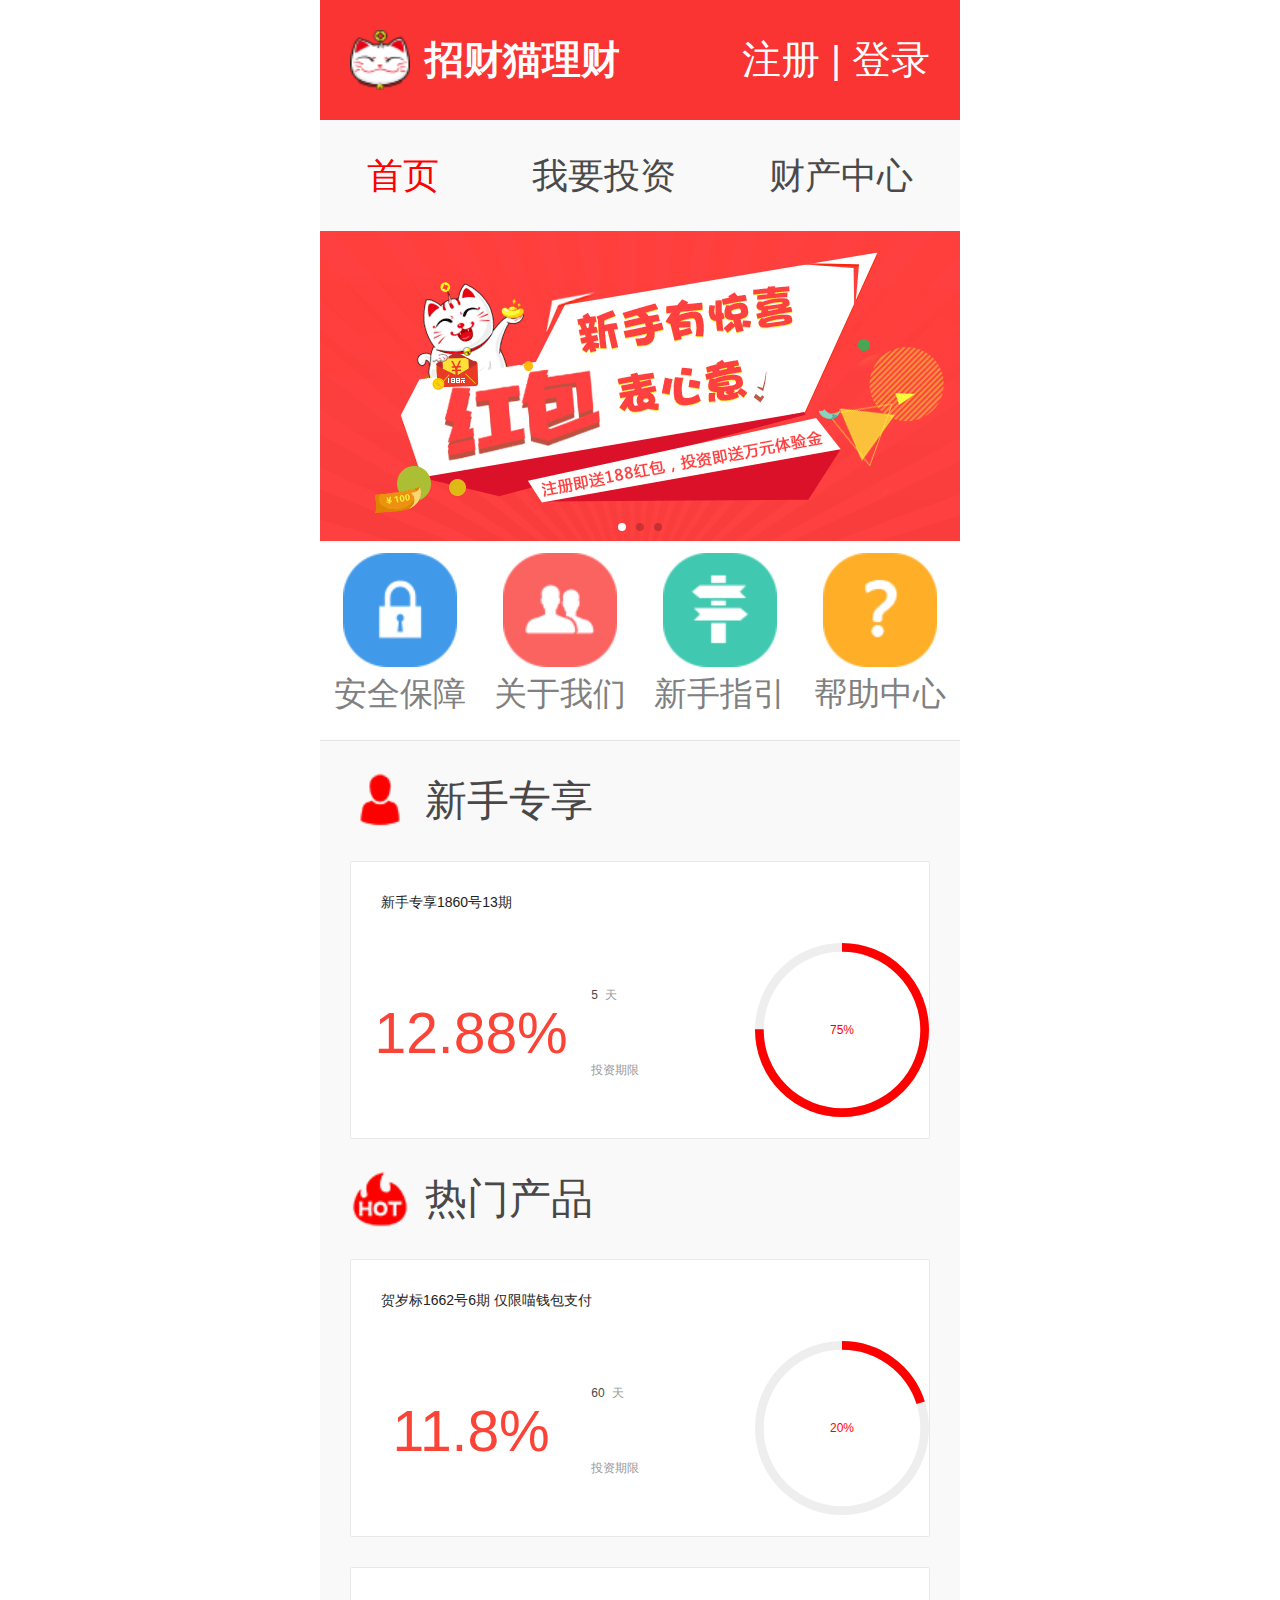
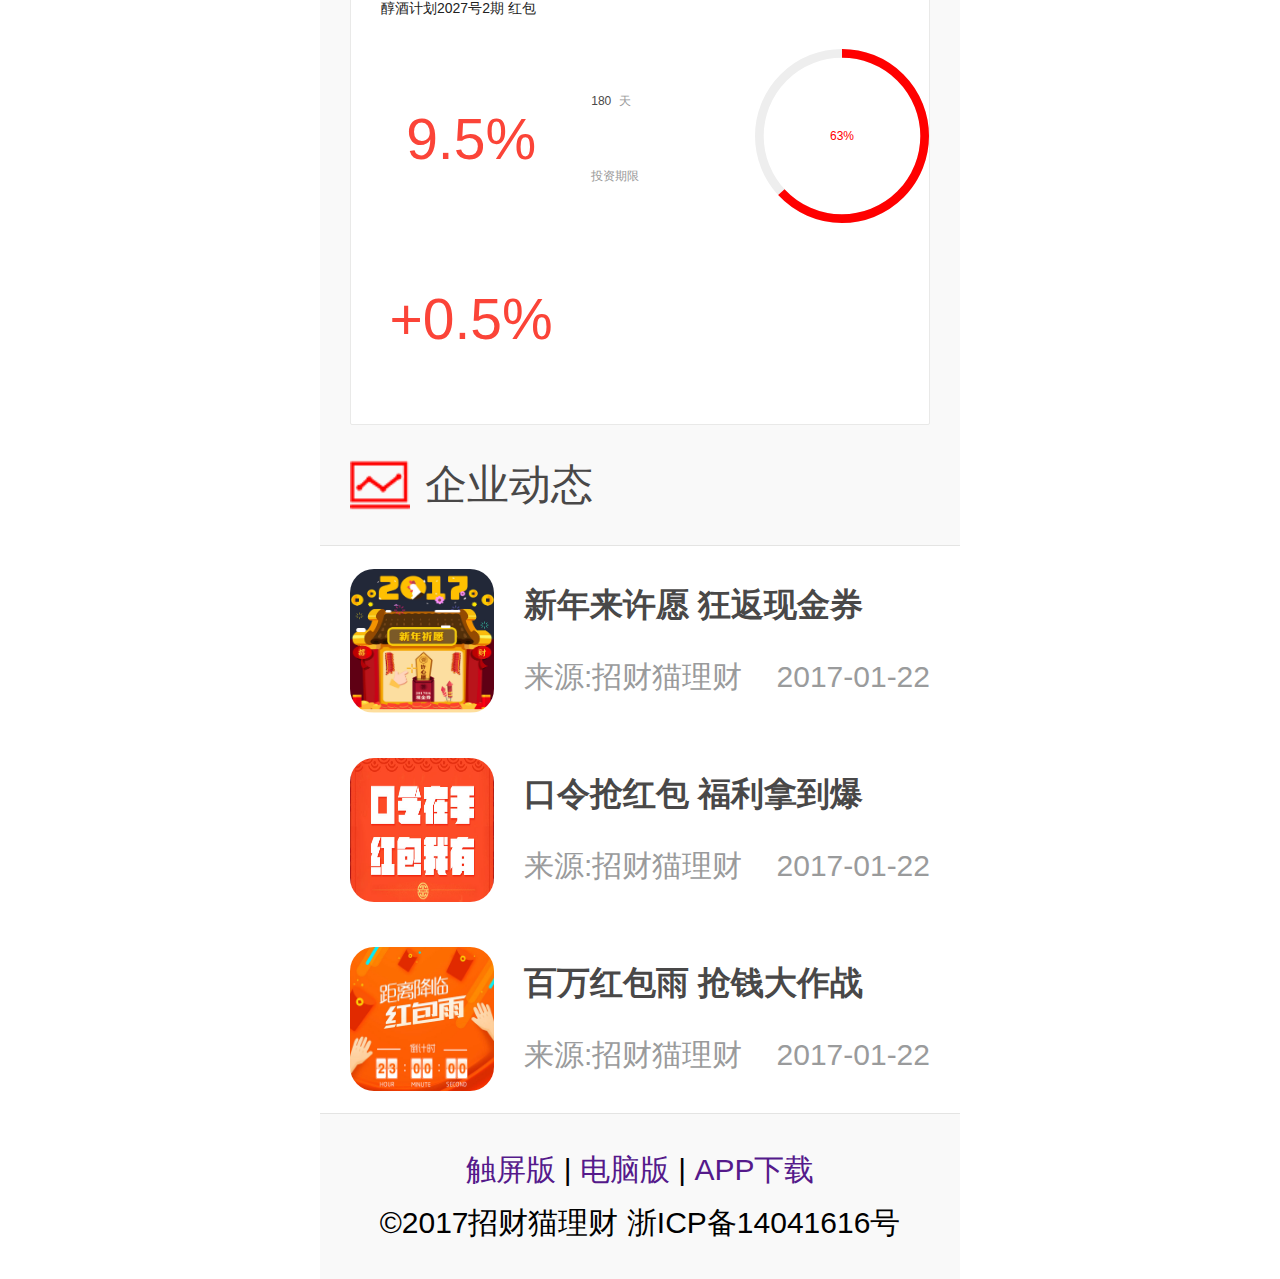
<file: index.html>
<!DOCTYPE html>
<html lang="en">
<head>
	<meta charset="UTF-8">
	<meta name="viewport" content="width=device-width,initial-scale=1" >
	<title>Document</title>
	<link rel="stylesheet" href="style/reset.css">
	<link rel="stylesheet" href="style/common.css">
	<link rel="stylesheet" href="style/index.css">
	<link rel="stylesheet" href="style/product.css">
	<link rel="stylesheet" href="style/footer.css">
	<link rel="stylesheet" href="style/swiper.min.css">
	<link rel="icon" href="images/logo.png">
	<script src="js/progressbar.min.js"></script>
	<script src="js/swiper.min.js"></script>
</head>
<body>
	<!-- 头部 start -->
	<header>
		<h1><a href="">招财猫理财</a></h1>
		<p>
			<a href="">注册</a> |
			<a href="">登录</a>
		</p>	
	</header>
	<!-- 头部 end -->
	
	<!-- 导航 start -->
	<nav>
		<ul>
			<li><a href="" class="on">首页</a></li>
			<li><a href="list.html">我要投资</a></li>
			<li><a href="">财产中心</a></li>
		</ul>
	</nav>
	<!-- 导航 end -->

	<!-- 图片轮播 start -->
	<div class="swiper-container">
    		<div class="swiper-wrapper">
        			<div class="swiper-slide"><img src="images/home_regbanner1.png" alt=""></div>
        			<div class="swiper-slide"><img src="images/home_regbanner2.png" alt=""></div>
        			<div class="swiper-slide"><img src="images/home_regbanner3.png" alt=""></div>
		</div>
		<!-- 如果需要分页器 -->
		<div class="swiper-pagination"></div>
	</div>
	<!-- 图片轮播 end -->
	<!-- 菜单区域 start -->
	<div class="menu">
		<ul>
			<li><a href=""><img src="images/home_ico_01.png" alt=""><span>安全保障</span></a></li>
			<li><a href="about.html"><img src="images/home_ico_02.png" alt=""><span>关于我们</span></a></li>
			<li><a href=""><img src="images/home_ico_03.png" alt=""><span>新手指引</span></a></li>
			<li><a href=""><img src="images/home_ico_04.png" alt=""><span>帮助中心</span></a></li>
		</ul>
	</div>
	<!-- 菜单区域 end -->
	
	<!-- 新手专享 start -->
	<section class="freshman">
		<h2>新手专享</h2>
		<a href="detail.html">
			<div class="product">
				<h3>新手专享1860号13期</h3>
				<ul>
					<li>12.88%</li>
					<li>
						<p><strong>5</strong>天</p>
						<p>投资期限</p>
					</li>
					<li>
						<div data-progress="73" class="progress" id="progress1"></div>
					</li>
				</ul>
			</div>
		</a>
		
	</section>
	<!-- 新手专享 end -->
	
	<!-- 热门产品 start  -->
	<section class="hot">
		<h2>热门产品</h2>
		<div class="product">
			<h3>贺岁标1662号6期 <span>仅限喵钱包支付</span></h3>
			<ul>
				<li>11.8%</li>
				<li>
					<p><strong>60</strong>天</p>
					<p>投资期限</p>
				</li>
				<li><div data-progress="20" class="progress" id="progress2"></div></li>
			</ul>
		</div>

		<div class="product">
			<h3>醇酒计划2027号2期 <span>红包</span></h3>
			<ul>
				<li>9.5% <span>+0.5%</span></li>
				<li>
					<p><strong>180</strong>天</p>
					<p>投资期限</p>
				</li>
				<li><div data-progress="69" class="progress" id="progress3"></div></li>
			</ul>
		</div>

	</section>
	<!-- 热门产品 end  -->

	<!-- 企业动态  start -->
	<section class="news">
		<h2>企业动态</h2>
		<ul>
			<li>
				<a href="">
					<img src="images/news1.jpg" alt="">
					<div>
						<h3>新年来许愿 狂返现金券</h3>
						<p>来源:招财猫理财 <span>2017-01-22</span></p>
					</div>
				</a>
			</li>
			<li>
				<a href="">
					<img src="images/news2.jpg" alt="">
					<div>
						<h3>口令抢红包 福利拿到爆</h3>
						<p>来源:招财猫理财 <span>2017-01-22</span></p>
					</div>
				</a>
			</li>
			<li>
				<a href="">
					<img src="images/news3.jpg" alt="">
					<div>
						<h3>百万红包雨 抢钱大作战</h3>
						<p>来源:招财猫理财 <span>2017-01-22</span></p>
					</div>
				</a>
			</li>
		</ul>
	</section>
	<!-- 企业动态  end -->

	<!-- 底部 start -->
	<footer>
		<p class="footer-link"><a href="">触屏版</a> | <a href="">电脑版</a> | <a href="">APP下载</a> </p>
		<p class="copyright">©2017招财猫理财 浙ICP备14041616号</p>
	</footer>
	<!-- 底部 end -->

	<script>
		
		var options = {
		  color: '#f00',
		  strokeWidth: 5,
		  trailWidth: 5,
		  // easing: 'easeInOut',
		  duration: 500,
		  text: {
		    autoStyleContainer: false
		  },
		  from: { color: '#f00', width: 5 },
		  to: { color: '#f00', width: 5 },
		  // Set default step function for all animate calls
		  step: function(state, circle) {
		    circle.path.setAttribute('stroke', state.color);
		    circle.path.setAttribute('stroke-width', state.width);

		    var value = Math.round(circle.value() * 100);
		    if (value === 0) {
		      circle.setText('');
		    } else {
		      circle.setText(value + "%");
		    }

		  }
		}

		//针对每一个.progress，需要生成一个实例
		var bar1 = new ProgressBar.Circle('#progress1', options);
		bar1.animate(.75);


		var bar2 = new ProgressBar.Circle('#progress2', options);
		bar2.animate(.20);


		var bar3 = new ProgressBar.Circle('#progress3', options);
		bar3.animate(.63);

		var mySwiper = new Swiper ('.swiper-container', {
	    		loop: true, 
	    		autoplay: 3000,
	    		// 如果需要分页器
	    		pagination: '.swiper-pagination',
	    		autoplayDisableOnInteraction : false
	  	})       
	</script>
</body>
</html>
</file>
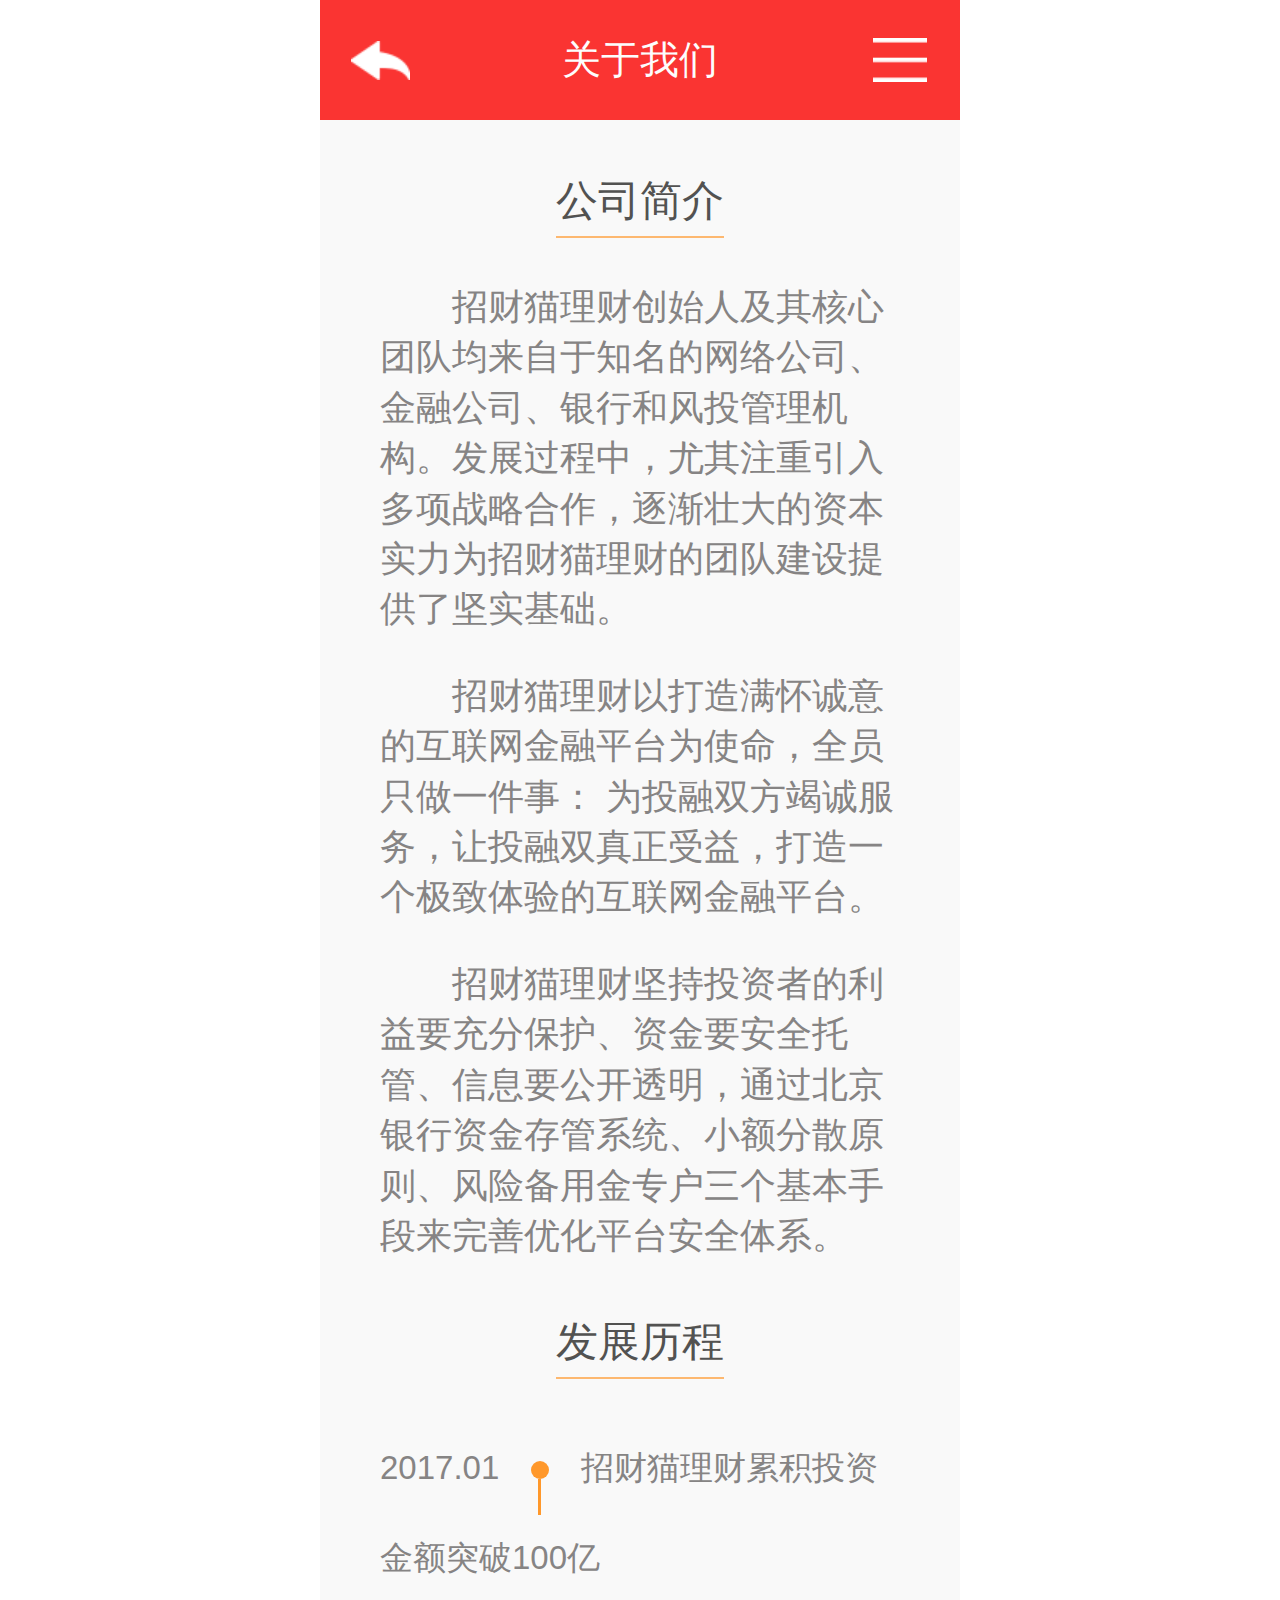
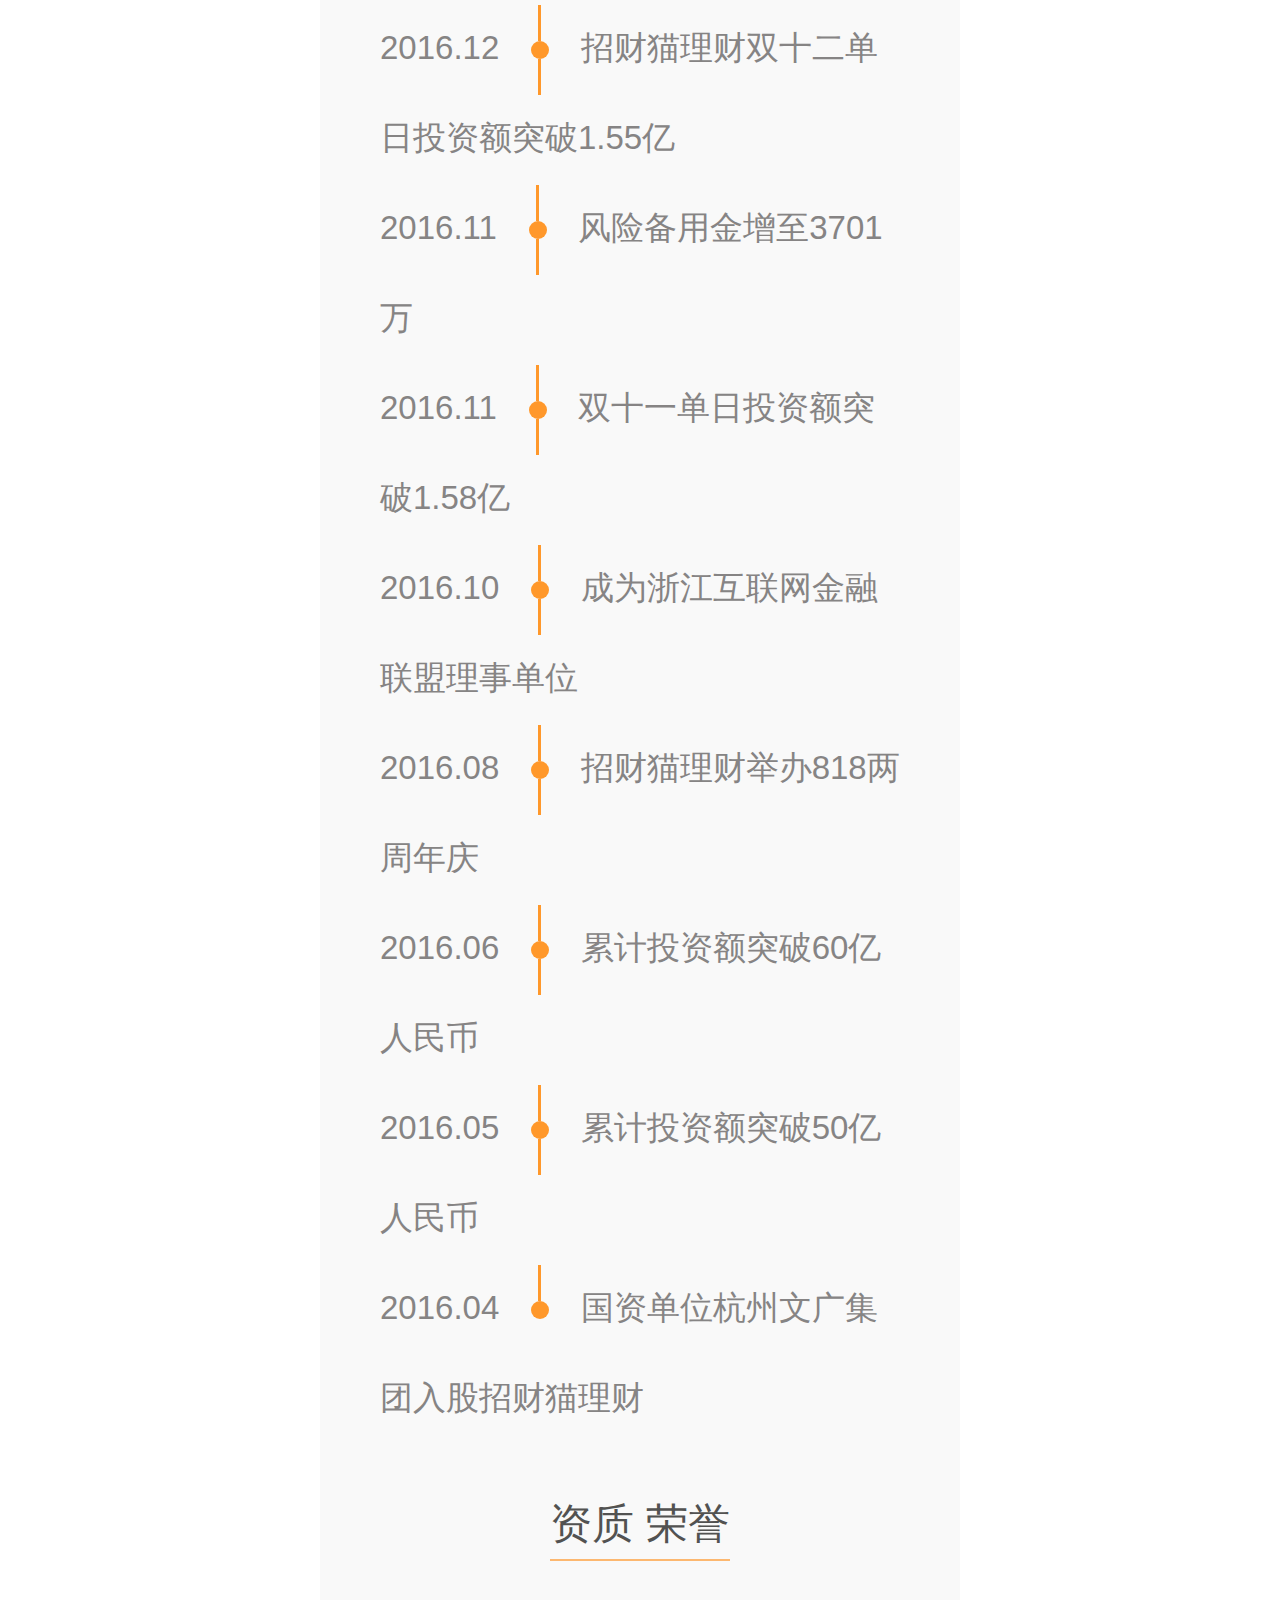
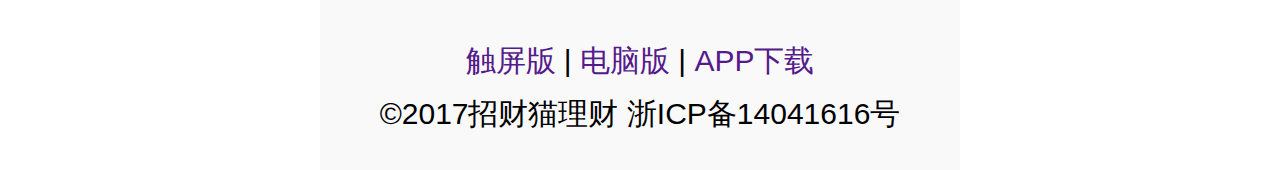
<file: about.html>
<!DOCTYPE html>
<html lang="en">
<head>
	<meta charset="UTF-8">
	<meta name="viewport" content="width=device-width,initial-scale=1" >
	<title>Document</title>
	<link rel="stylesheet" href="style/reset.css">
	<link rel="stylesheet" href="style/common.css">
	<link rel="stylesheet" href="style/statusbar.css">
	<link rel="stylesheet" href="style/about.css">
	<link rel="stylesheet" href="style/footer.css">
	<script src="js/zepto.min.js"></script>
</head>
<body>
	<div class="status-bar">
		<div class="status-wrap">
			<a href="javascript:window.history.back()" class="back_btn"></a>
			<h1>关于我们</h1>
			<a href="javascript:;" class="menu_btn"></a>
		</div>
		<nav>
			<ul>
				<li><a href="">首页</a></li>
				<li><a href="">安全保障</a></li>
				<li><a href="">我要投资</a></li>
				<li><a href="">账户中心</a></li>
			</ul>
		</nav>
	</div>

	<!-- 公司简介 start -->
	<div class="brief">
		<h2><span>公司简介</span></h2>
		<p>
			招财猫理财创始人及其核心团队均来自于知名的网络公司、金融公司、银行和风投管理机构。发展过程中，尤其注重引入多项战略合作，逐渐壮大的资本实力为招财猫理财的团队建设提供了坚实基础。
		</p>
		<p>
			招财猫理财以打造满怀诚意的互联网金融平台为使命，全员只做一件事： 为投融双方竭诚服务，让投融双真正受益，打造一个极致体验的互联网金融平台。
		</p>
		<p>
			招财猫理财坚持投资者的利益要充分保护、资金要安全托管、信息要公开透明，通过北京银行资金存管系统、小额分散原则、风险备用金专户三个基本手段来完善优化平台安全体系。
		</p>
	</div>
	<!-- 公司简介 end -->

	<!-- 发展历程 start -->
	<div class="history">
		<h2><span>发展历程</span></h2>
		<ul>
			<li>2017.01 <span class="seperate"></span> 招财猫理财累积投资金额突破100亿</li>
			<li>2016.12 <span class="seperate"></span> 招财猫理财双十二单日投资额突破1.55亿</li>
			<li>2016.11 <span class="seperate"></span> 风险备用金增至3701万</li>
			<li>2016.11 <span class="seperate"></span> 双十一单日投资额突破1.58亿</li>
			<li>2016.10 <span class="seperate"></span> 成为浙江互联网金融联盟理事单位</li>
			<li>2016.08 <span class="seperate"></span> 招财猫理财举办818两周年庆</li>
			<li>2016.06 <span class="seperate"></span> 累计投资额突破60亿人民币</li>
			<li>2016.05 <span class="seperate"></span> 累计投资额突破50亿人民币</li>
			<li>2016.04 <span class="seperate"></span> 国资单位杭州文广集团入股招财猫理财</li>
		</ul>
	</div>
	<!-- 发展历程 end -->

	<!-- 资质荣誉 start -->
	<div class="honour">
		<h2><span>资质 荣誉</span></h2>
	</div>
	<!-- 资质荣誉 end -->

	<!-- 底部 start -->
	<footer>
		<p class="footer-link"><a href="">触屏版</a> | <a href="">电脑版</a> | <a href="">APP下载</a> </p>
		<p class="copyright">©2017招财猫理财 浙ICP备14041616号</p>
	</footer>
	<!-- 底部 end -->

	<div class="mask"></div>
	<script>
		$(".menu_btn").click(function(){
			$("nav").toggle();
			$(".mask").toggle();
		});
	</script>
</body>
</html>
</file>
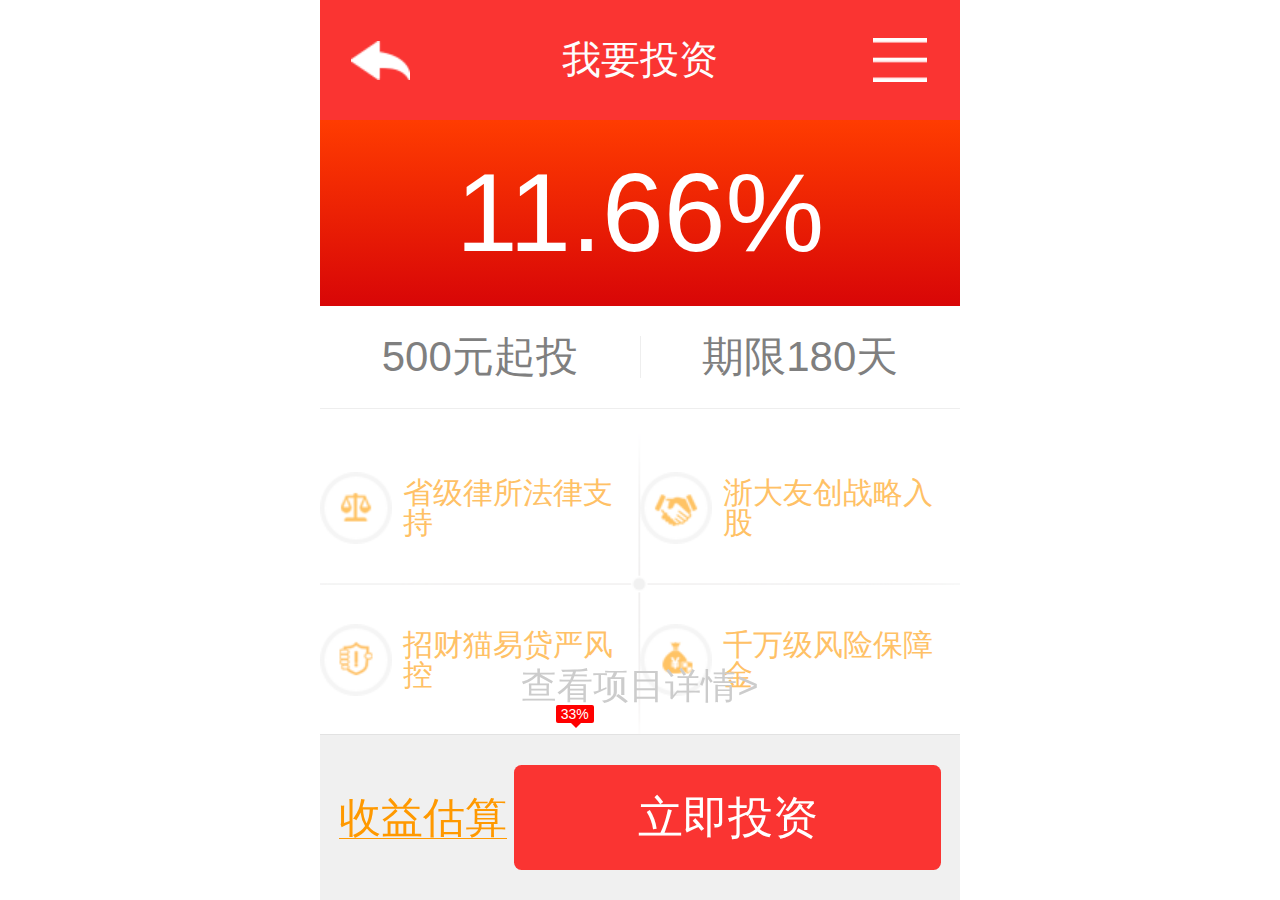
<file: detail.html>
<!DOCTYPE html>
<html lang="en">
<head>
	<meta charset="UTF-8">
	<meta name="viewport" content="width=device-width,initial-scale=1" >
	<title>Document</title>
	<link rel="stylesheet" href="style/reset.css">
	<link rel="stylesheet" href="style/common.css">
	<link rel="stylesheet" href="style/statusbar.css">
	<link rel="stylesheet" href="style/detail.css">
	<link rel="stylesheet" href="style/list.css">
	<link rel="stylesheet" href="style/footer.css">
	<script src="js/zepto.min.js"></script>
	<script src="js/progressbar.min.js"></script>
</head>
<body>
	<div class="status-bar">
		<div class="status-wrap">
			<a href="javascript:window.history.back()" class="back_btn"></a>
			<h1>我要投资</h1>
			<a href="javascript:;" class="menu_btn"></a>
		</div>
		<nav>
			<ul>
				<li><a href="">首页</a></li>
				<li><a href="">安全保障</a></li>
				<li><a href="">我要投资</a></li>
				<li><a href="">账户中心</a></li>
			</ul>
		</nav>
	</div>

	<!-- 产品说明 start -->
	<div class="introduce">
		<div class="introduce-hd">
			<h2>11.66%</h2>
		</div>
		
		<div class="introduce-bd">
			<ul>
				<li>500元起投</li>
				<li>期限180天</li>
			</ul>

			<div class="tips">
				<p>
					<span class="tips_icon1">省级律所法律支持</span>
					<span class="tips_icon2">浙大友创战略入股</span>
				</p>
				<p>
					<span class="tips_icon3">招财猫易贷严风控</span>
					<span class="tips_icon4">千万级风险保障金</span>
				</p>
			</div>

			<div class="progress">
				<div class="progress-bar"></div>
				<p>
					<a href="">已投资<strong>85</strong>人</a>
					<span>剩余可投<strong>1039500</strong>元</span>
				</p>
			</div>
		</div>

		<div class="introduce-ft">
			<a href="" class="view-detail">查看项目详情></a>
			<div class="btn">
				<a href="" class="income-btn">收益估算</a>
				<a href="" class="invest-btn">立即投资</a>
			</div>
		</div>

	</div>
	<!-- 产品说明 end -->

	
	
	<div class="mask"></div>
	<script>
		$(".menu_btn").click(function(){
			$("nav").toggle();
			$(".mask").toggle();
		});

		var bar = new ProgressBar.Line('.progress-bar', {
		  strokeWidth: 8,
		  easing: 'easeInOut',
		  duration: 1500,
		  color: '#f00',
		  trailColor: '#eee',
		  trailWidth: 8,
		  svgStyle: {width: '100%', height: '100%',borderRadius: "5px"},
		  text: {
		    style: {
		      // Text color.
		      // Default: same as stroke color (options.color)
		      color: '#fff',
		      position: 'absolute',
		      background: "#f00",
		      left: '0',
		      top: '-0.45rem',
		      padding: "2px 5px",
		      margin: 0,
		      borderRadius : "2px",
		      transform: null,
		      fontSize: "14px"
		    },
		    autoStyleContainer: false
		  },
		  from: {color: '#ccc'},
		  to: {color: '#f00'},
		  step : function(state, bar){
		  	  bar.text && ( bar.text.style.left= bar.value() * 100+ '%');
		    // console.dir(bar.text); 
		    console.dir(bar._container.offsetWidth); 
		    bar.setText(Math.round(bar.value() * 100) + '%');
		  }
		});
		// bar.setText( '80%');
		bar.animate(0.8);  // Number from 0.0 to 1.0
	</script>
</body>
</html>
</file>
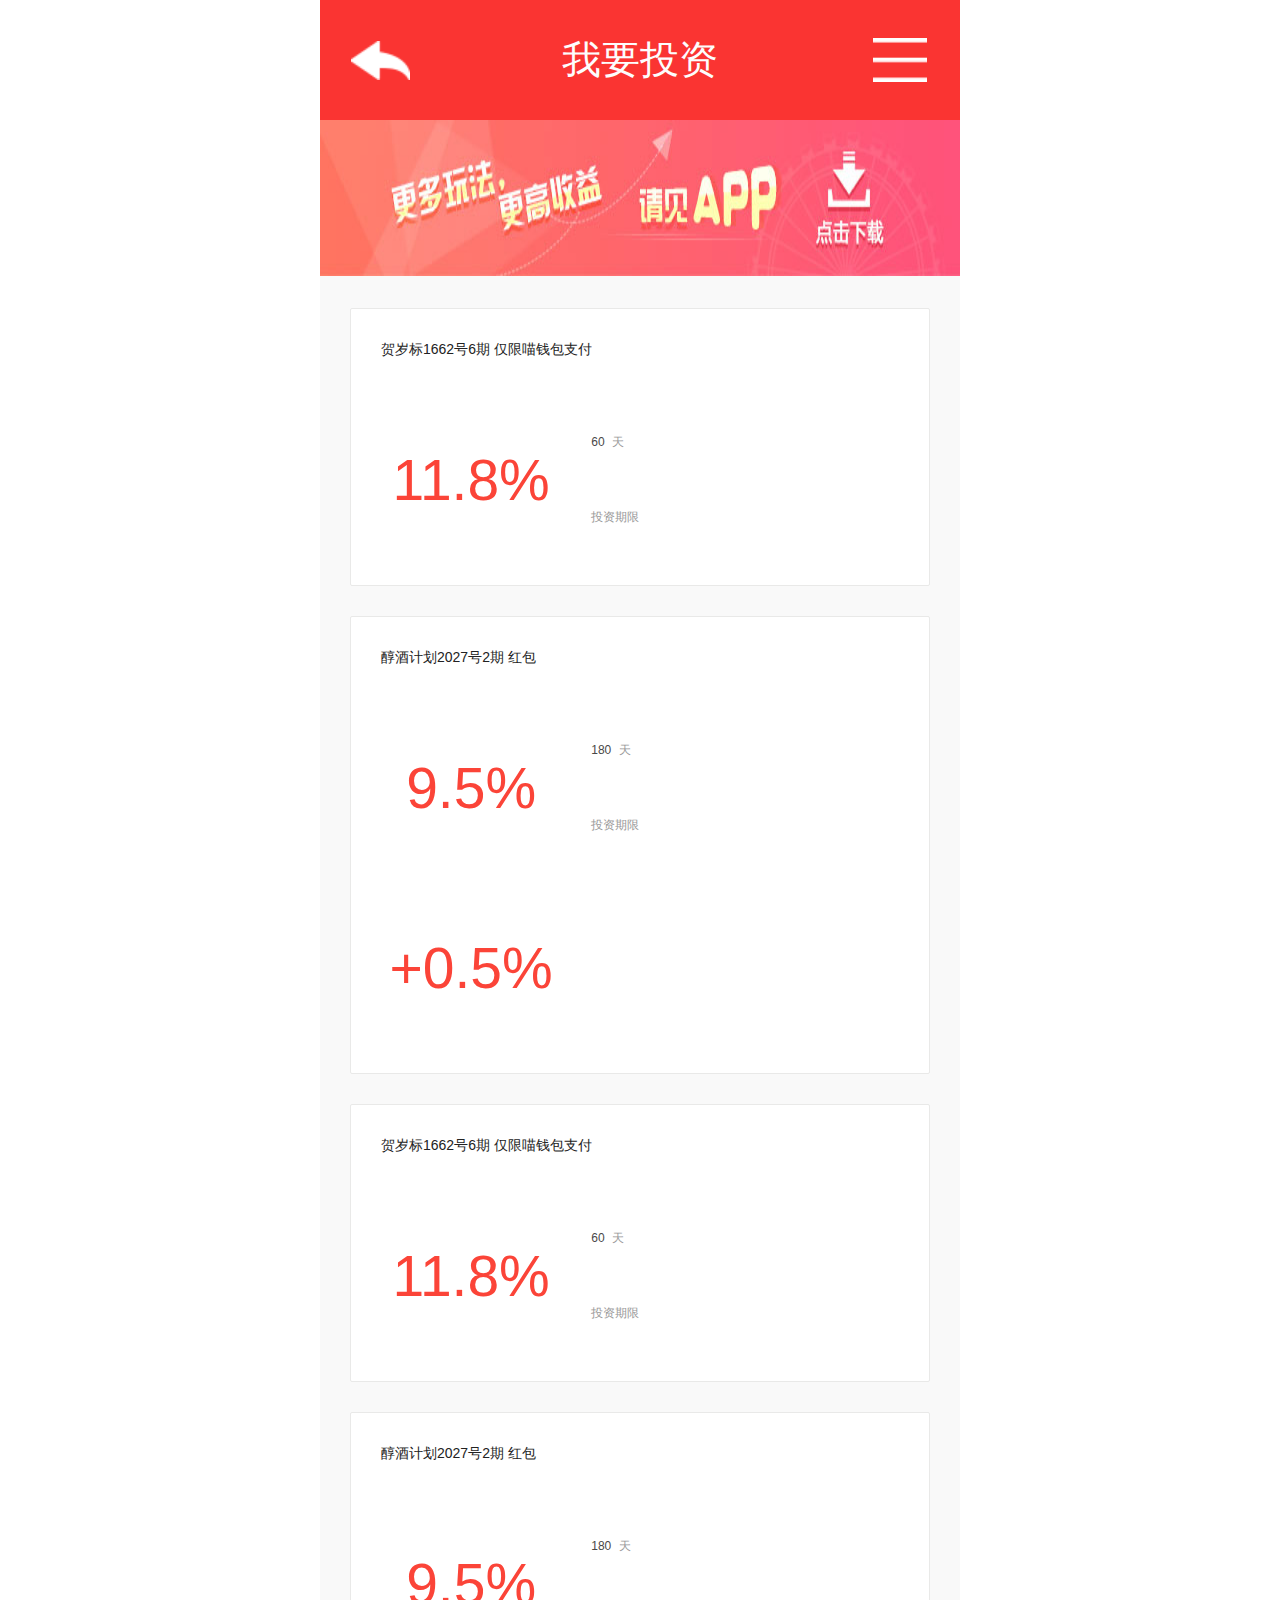
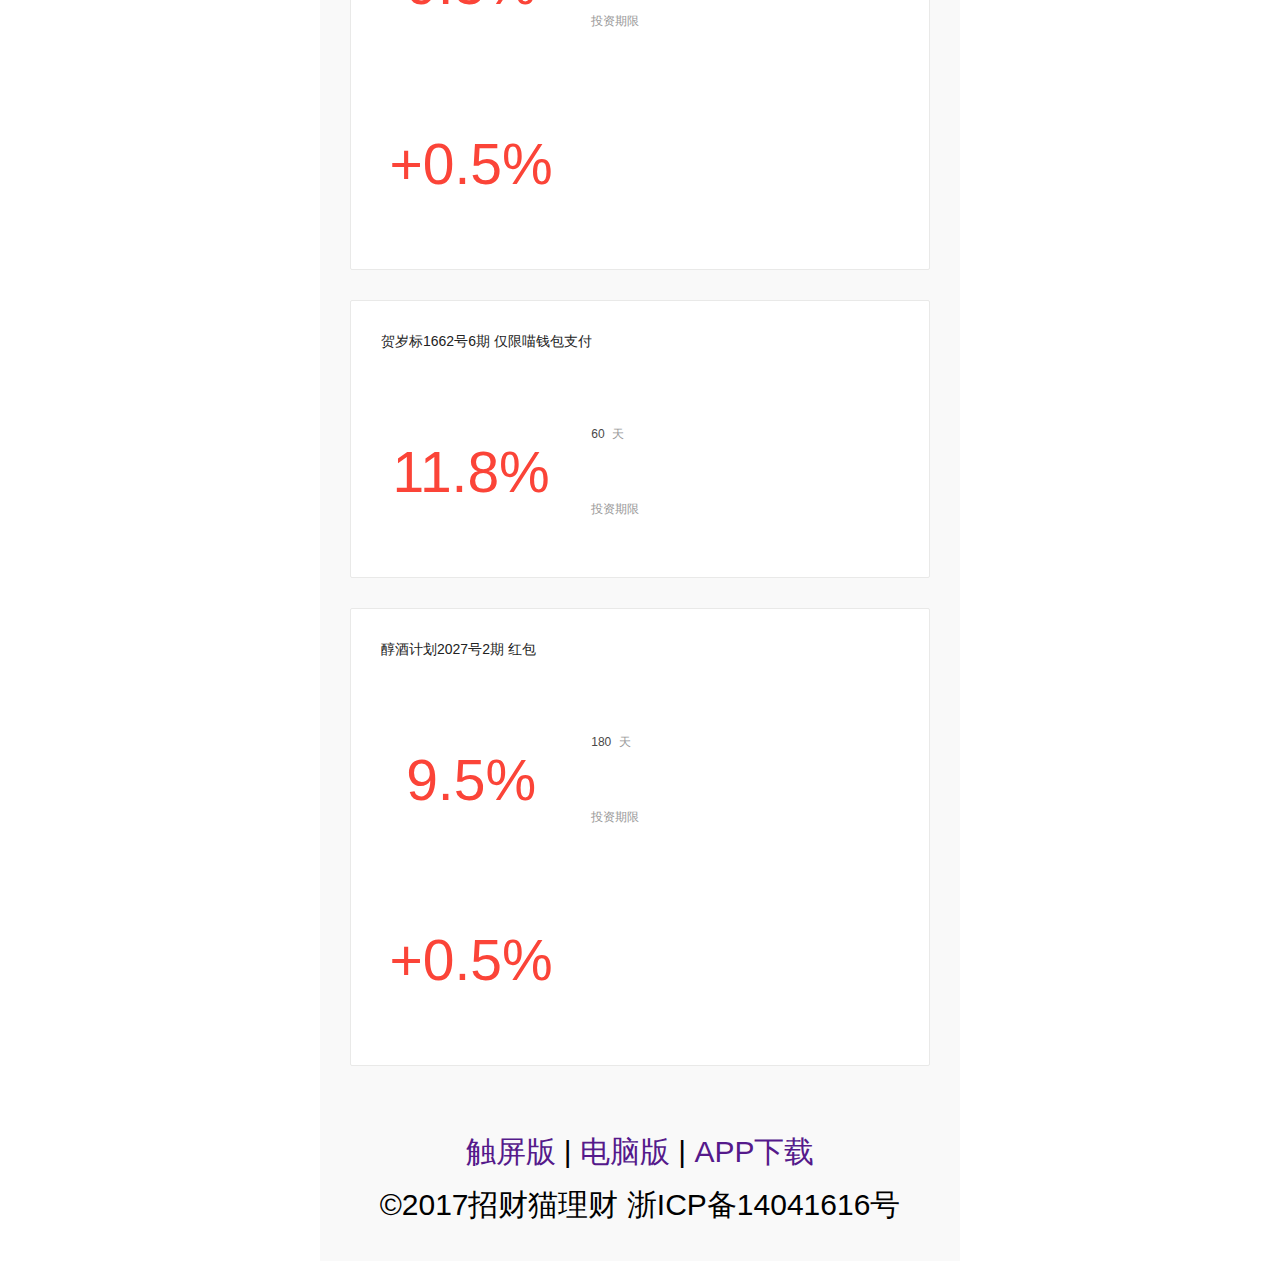
<file: list.html>
<!DOCTYPE html>
<html lang="en">
<head>
	<meta charset="UTF-8">
	<title>Document</title>
	<meta name="viewport" content="width=device-width,initial-scale=1" >
	<link rel="stylesheet" href="style/reset.css">
	<link rel="stylesheet" href="style/common.css">
	<link rel="stylesheet" href="style/statusbar.css">
	<link rel="stylesheet" href="style/product.css">
	<link rel="stylesheet" href="style/list.css">
	<link rel="stylesheet" href="style/footer.css">
	<script src="js/zepto.min.js"></script>
</head>
<body>
	<div class="status-bar">
		<div class="status-wrap">
			<a href="javascript:window.history.back()" class="back_btn"></a>
			<h1>我要投资</h1>
			<a href="javascript:;" class="menu_btn"></a>
		</div>
		<nav>
			<ul>
				<li><a href="">首页</a></li>
				<li><a href="">安全保障</a></li>
				<li><a href="">我要投资</a></li>
				<li><a href="">账户中心</a></li>
			</ul>
		</nav>
	</div>
	<div class="banner">
		<a href=""><img src="images/list_banner.jpg" alt=""></a>
	</div>
	
	<div class="product">
		<a href="detail.html">
			<h3>贺岁标1662号6期 <span>仅限喵钱包支付</span></h3>
			<ul>
				<li>11.8%</li>
				<li>
					<p><strong>60</strong>天</p>
					<p>投资期限</p>
				</li>
				<li><div data-progress="20" class="progress" id="progress2"></div></li>
			</ul>
		</a>
	</div>

	<div class="product">
		<h3>醇酒计划2027号2期 <span>红包</span></h3>
		<ul>
			<li>9.5% <span>+0.5%</span></li>
			<li>
				<p><strong>180</strong>天</p>
				<p>投资期限</p>
			</li>
			<li><div data-progress="69" class="progress" id="progress3"></div></li>
		</ul>
	</div>

	<div class="product">
		<h3>贺岁标1662号6期 <span>仅限喵钱包支付</span></h3>
		<ul>
			<li>11.8%</li>
			<li>
				<p><strong>60</strong>天</p>
				<p>投资期限</p>
			</li>
			<li><div data-progress="20" class="progress" id="progress2"></div></li>
		</ul>
	</div>

	<div class="product">
		<h3>醇酒计划2027号2期 <span>红包</span></h3>
		<ul>
			<li>9.5% <span>+0.5%</span></li>
			<li>
				<p><strong>180</strong>天</p>
				<p>投资期限</p>
			</li>
			<li><div data-progress="69" class="progress" id="progress3"></div></li>
		</ul>
	</div>

	<div class="product">
		<h3>贺岁标1662号6期 <span>仅限喵钱包支付</span></h3>
		<ul>
			<li>11.8%</li>
			<li>
				<p><strong>60</strong>天</p>
				<p>投资期限</p>
			</li>
			<li><div data-progress="20" class="progress" id="progress2"></div></li>
		</ul>
	</div>

	<div class="product">
		<h3>醇酒计划2027号2期 <span>红包</span></h3>
		<ul>
			<li>9.5% <span>+0.5%</span></li>
			<li>
				<p><strong>180</strong>天</p>
				<p>投资期限</p>
			</li>
			<li><div data-progress="69" class="progress" id="progress3"></div></li>
		</ul>
	</div>

	<!-- 底部 start -->
	<footer>
		<p class="footer-link"><a href="">触屏版</a> | <a href="">电脑版</a> | <a href="">APP下载</a> </p>
		<p class="copyright">©2017招财猫理财 浙ICP备14041616号</p>
	</footer>
	<!-- 底部 end -->

	<div class="mask"></div>

	<script>
		$(".menu_btn").click(function(){
			$("nav").toggle();
			$(".mask").toggle();
		});
	</script>
</body>
</html>
</file>
<file: style/common.css>
/*通用样式*/
*{box-sizing: border-box;}
html {font-size: 100px; background: #fff;}
body {font-family: "Helvetica Neue",Helvetica,Arial,"微软雅黑",sans-serif; background: #f9f9f9; max-width: 640px; margin: 0 auto; z-index: 10;}

@media screen and (min-width: 320px) {
  html {
    font-size: 50px;
  }
}
@media screen and (min-width: 360px) {
  html {
    font-size: 56.25px;
  }
}
@media screen and (min-width: 375px) {
  html {
    font-size: 58.59375px;
  }
}
@media screen and (min-width: 400px) {
  html {
    font-size: 62.5px;
  }
}
@media screen and (min-width: 414px) {
  html {
    font-size: 64.6875px;
  }
}
@media screen and (min-width: 440px) {
  html {
    font-size: 68.75px;
  }
}
@media screen and (min-width: 480px) {
  html {
    font-size: 75px;
  }
}
@media screen and (min-width: 520px) {
  html {
    font-size: 81.25px;
  }
}
@media screen and (min-width: 560px) {
  html {
    font-size: 87.5px;
  }
}
@media screen and (min-width: 600px) {
  html {
    font-size: 93.75px;
  }
}
@media screen and (min-width: 640px) {
  html {
    font-size: 100px;
  }
}
@media screen and (min-width: 680px) {
  html {
    font-size: 106.25px;
  }
}
@media screen and (min-width: 720px) {
  html {
    font-size: 112.5px;
  }
}
@media screen and (min-width: 760px) {
  html {
    font-size: 118.75px;
  }
}
@media screen and (min-width: 800px) {
  html {
    font-size: 125px;
  }
}
@media screen and (min-width: 960px) {
  html {
    font-size: 150px;
  }
}
</file>
<file: style/index.css>
header{display:-webkit-box;display:-webkit-flex;display:flex;padding:0 .2rem;height:.8rem;line-height:.8rem;font-size:.26rem;justify-content:space-between;-webkit-box-pack:justify;background:#fa3432;color:#fff}header h1{background:url(../images/logo.png) no-repeat 0 .2rem;padding-left:.5rem;background-size:.4rem .4rem}header h1 a{font-size:.26rem}header a{color:#fff}nav ul{display:flex;height:.74rem;line-height:.74rem;font-size:.24rem;justify-content:space-around}nav ul a{color:#4b4a4a}nav ul a.on{color:red}.slide img{width:100%}.menu ul{display:flex;justify-content:space-around;background:#fff;padding-bottom:.2rem;border-bottom:1px solid #e4e4e3}.menu ul li{text-align:center}.menu ul img{width:.76rem;display:block;margin:10px}.menu ul span{color:grey;font-size:.22rem}section{margin-top:.2rem}section h2{font-size:.28rem;line-height:.4rem;color:#494848;padding-left:.7rem;font-weight:500}section.freshman h2{background:url(../images/home_ico_08.png) no-repeat .2rem 0;background-size:.4rem .4rem}section.hot h2{background:url(../images/home_ico_09.png) no-repeat .2rem 0;background-size:.4rem .4rem}section.news h2{background:url(../images/home_ico_10.png) no-repeat .2rem 0;background-size:.4rem .4rem}.swiper-wrapper img{width:100%}.swiper-pagination-bullet-active{background:#fff!important}.news ul{margin-top:.2rem;border-top:1px solid #e4e4e3;border-bottom:1px solid #e4e4e3}.news li{background:#fff;padding:.15rem 0}.news li a{display:flex}.news li a img{width:.96rem;height:.96rem;border-radius:.16rem;margin:0 .2rem}.news li div{flex:1 1 auto}.news li div h3{color:#494848;font-size:.22rem;line-height:.48rem}.news li div p{color:#9a9b9c;font-size:.2rem;line-height:.48rem}.news li div p span{float:right;margin-right:.2rem}
</file>
<file: style/product.css>
.product{border:.01rem solid #e9e9e8;margin:.2rem;background:#fff;border-radius:2px;padding-bottom:.1rem}.product h3{color:#222;font-style:.25rem;line-height:.54rem;font-weight:400;padding-left:.2rem}.product ul{display:flex}.product li:nth-child(1){width:2.64rem;font-size:.38rem;color:#fb4438;line-height:1.2rem;text-align:center}.product li:nth-child(2){width:1.8rem;line-height:.3rem}.product li:nth-child(2) p{margin-top:.2rem;color:#999}.product li:nth-child(2) p strong{color:#494848;margin-right:.05rem}.product li:nth-child(3){flex:1 1 auto;text-align:center}.product .progress{width:1.16rem;height:1.16rem;margin:0 auto;position:relative}
</file>
<file: style/footer.css>
footer{font-size:.2rem;text-align:center;padding:.2rem 0}footer p{line-height:.35rem}
</file>
<file: style/statusbar.css>
.status-bar{position:relative}.status-bar .status-wrap{display:flex;justify-content:space-between;height:.8rem;line-height:.8rem;background:#fa3432}.status-bar .status-wrap h1{color:#fdfdfd;font-weight:400;font-size:.26rem}.status-bar .status-wrap .back_btn{width:.8rem;height:.8rem;background:url(../images/link_back.png) center center no-repeat;background-size:.39rem .26rem}.status-bar .status-wrap .menu_btn{width:.8rem;height:.8rem;background:url(../images/link_menu.png) center center no-repeat;background-size:.36rem .29rem}.status-bar nav{position:absolute;top:.8rem;left:0;width:100%;display:none}.status-bar nav ul{height:1.04rem;padding:.14rem 0;display:flex;justify-content:space-around;background:#fff}.status-bar nav ul li{text-align:center;flex:1;border-left:1px solid #fc8886}.status-bar nav ul li:first-child{border-left:none}.status-bar nav ul li a{display:block;padding-top:.5rem;color:#fa3432;font-size:.24rem;background:url(../images/ico_menu_1.png) center .07rem no-repeat;background-size:.33rem .33rem}.status-bar nav ul li:nth-child(2) a{background-image:url(../images/ico_menu_2.png)}.status-bar nav ul li:nth-child(3) a{background-image:url(../images/ico_menu_3.png)}.status-bar nav ul li:nth-child(4) a{background-image:url(../images/ico_menu_4.png)}.mask{position:absolute;display:none;left:0;right:0;bottom:0;top:1.84rem;z-index:99;background:rgba(0,0,0,.4)}
</file>
<file: style/about.css>
body{position:relative}.brief,.history,.honour{margin:0 .4rem}.brief h2,.history h2,.honour h2{margin:.4rem 0;text-align:center;color:#525251;font-size:.28rem;font-weight:400}.brief h2 span,.history h2 span,.honour h2 span{border-bottom:2px solid #fdb870;padding-bottom:.08rem}.brief p{text-indent:2em;line-height:1.4em;font-size:.24rem;color:#868484;margin:.24rem 0}.history li{font-size:.22rem;color:#868484;line-height:.6rem}.history li .seperate{display:inline-block;width:.12rem;height:.12rem;background:#ff982b;border-radius:100%;margin:0 .15rem;position:relative}.history li .seperate::before{position:absolute;width:.02rem;height:.24rem;background:#ff982b;display:block;content:"";left:.05rem;top:-.24rem}.history li .seperate:after{position:absolute;width:.02rem;height:.24rem;background:#ff982b;display:block;content:"";left:.05rem;top:.12rem}.history li:first-child .seperate::before,.history li:last-child .seperate::after{display:none}
</file>
<file: style/detail.css>
html{height:100%}body{height:100%;background:#fff}.introduce-hd{background:-webkit-linear-gradient(top,#ff3c01,#d80607)}.introduce-hd h2{font-size:.74rem;font-weight:400;text-align:center;color:#fff;padding:.25rem 0}.introduce-bd ul{display:flex;justify-content:space-around;border-bottom:.01rem solid #eee}.introduce-bd ul li{text-align:center;flex-grow:1;font-size:.28rem;color:#7f7f7f;margin:.2rem 0}.introduce-bd ul li:first-child{border-right:.01rem solid #eee}.introduce-bd .tips{margin-top:.15rem;width:100%;height:2.03rem;background:url(../images/detail_icon_bg.png) center center no-repeat;background-size:6.4rem auto;display:flex;flex-direction:column;justify-content:space-around}.introduce-bd .tips p{display:flex;justify-content:space-around;font-size:.2rem;color:#ffc166}.introduce-bd .tips p span{padding:.2rem 0 .2rem .55rem;background:url(../images/detail_icon_01.png) 0 center no-repeat;background-size:.48rem .48rem}.introduce-bd .tips p span.tips_icon2{background-image:url(../images/detail_icon_02.png)}.introduce-bd .tips p span.tips_icon3{background-image:url(../images/detail_icon_03.png)}.introduce-bd .tips p span.tips_icon4{background-image:url(../images/detail_icon_04.png)}.introduce-bd .progress{margin:3em .5rem}.introduce-bd .progress .progress-bar{height:10px;position:relative}.introduce-bd .progress .progressbar-text::after{width:0;height:0;border:5px solid transparent;border-top:5px solid red;content:"";position:absolute;top:105%;left:40%}.introduce-bd .progress p{margin-top:.2rem;display:flex;justify-content:space-between}.introduce-bd .progress p strong{color:red}.introduce-ft{width:100%;position:fixed;bottom:0;z-index:999;max-width:640px;text-align:center}.introduce-ft .view-detail{color:#ccc;display:block;padding:.2rem;font-size:.24rem}.introduce-ft .btn{background:#f0f0f0;padding:.2rem .1rem;border-top:.01rem solid #e2e2e2;display:flex;justify-content:space-around;align-items:center}.introduce-ft .income-btn{height:.28rem;color:#f90;font-size:.28rem;border-bottom:.01rem solid #f90}.introduce-ft .invest-btn{background:#fa3432;color:#fff;font-size:.3rem;height:.7rem;line-height:.7rem;width:70%;border-radius:.05rem}
</file>
<file: style/list.css>
.banner img{width:100%;height:1.04rem}body{position:relative}
</file>
